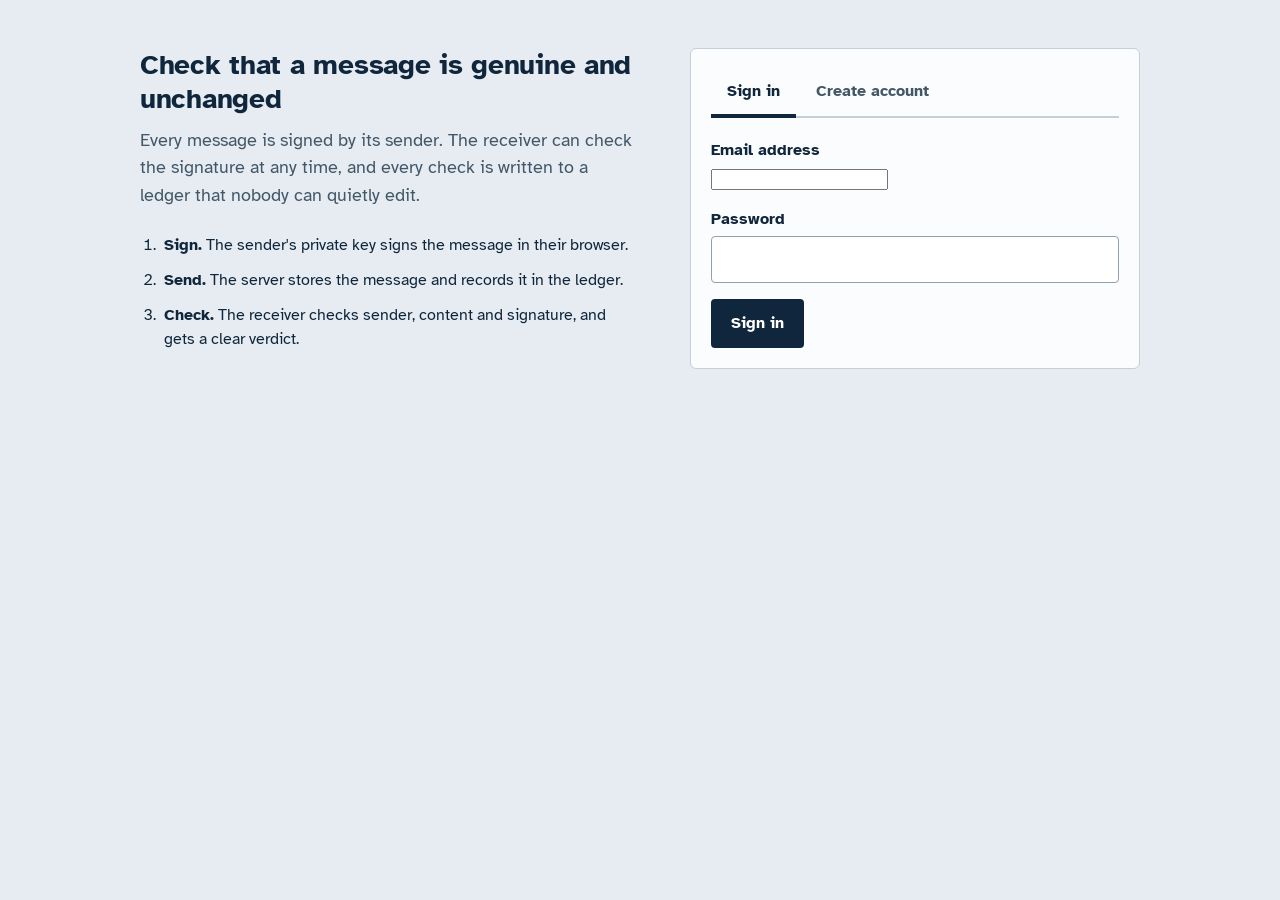
<file: templates/index.html>
<!doctype html>
<html lang="en">
<head>
  <meta charset="utf-8">
  <meta name="viewport" content="width=device-width, initial-scale=1">
  <title>Sign in - Evidence Ledger</title>
  <link rel="preconnect" href="https://fonts.googleapis.com">
  <link rel="preconnect" href="https://fonts.gstatic.com" crossorigin>
  <link href="https://fonts.googleapis.com/css2?family=Atkinson+Hyperlegible:wght@400;700&family=IBM+Plex+Mono:wght@400;500&display=swap" rel="stylesheet">
  <link rel="stylesheet" href="/static/css/styles.css">
</head>
<body>
  <div class="auth-shell">
    <div class="auth-grid">

      <section>
        <h1>Check that a message is genuine and unchanged</h1>
        <p class="lead" style="margin-top:12px">
          Every message is signed by its sender. The receiver can check the signature at any time, and every check is written to a ledger that nobody can quietly edit.
        </p>
        <ol class="steps">
          <li><strong>Sign.</strong> The sender's private key signs the message in their browser.</li>
          <li><strong>Send.</strong> The server stores the message and records it in the ledger.</li>
          <li><strong>Check.</strong> The receiver checks sender, content and signature, and gets a clear verdict.</li>
        </ol>
      </section>

      <section class="panel auth-panel" aria-labelledby="auth-title">

        <div class="tabs" role="tablist" aria-label="Account">
          <button class="tab" role="tab" id="tab-signin"
                  aria-selected="true" aria-controls="pane-signin"
                  type="button">Sign in</button>

          <button class="tab" role="tab" id="tab-signup"
                  aria-selected="false" aria-controls="pane-signup"
                  type="button">Create account</button>
        </div>

        <!-- Sign in -->
        <form id="pane-signin" role="tabpanel"
              aria-labelledby="tab-signin" novalidate>

          <div class="field">
            <label for="si-user">Email address</label>
            <input type="email" id="si-user"
                   autocomplete="email" required>
          </div>

          <div class="field">
            <label for="si-pass">Password</label>
            <input type="password" id="si-pass"
                   autocomplete="current-password" required>
          </div>

          <p class="error-text" id="si-error"
             role="alert" hidden></p>

          <button class="btn" type="submit">Sign in</button>
        </form>

        <!-- Create account -->
        <form id="pane-signup" role="tabpanel"
              aria-labelledby="tab-signup" hidden novalidate>

          <div class="field">
            <label for="su-email">Email address</label>
            <input type="email" id="su-email"
                   autocomplete="email" required>
          </div>

          <div class="field">
            <label for="su-user">Choose a username</label>
            <input type="text" id="su-user"
                   autocomplete="username"
                   autocapitalize="none" required>
            <p class="hint">3 to 20 letters, numbers or underscores.</p>
          </div>

          <div class="field">
            <label for="su-pass">Choose a password</label>
            <input type="password" id="su-pass"
                   autocomplete="new-password" required>
            <p class="hint">At least 8 characters.</p>
          </div>

          <p class="error-text" id="su-error"
             role="alert" hidden></p>

          <button class="btn" type="submit">Create account</button>
        </form>

        <!-- Key setup -->
        <div id="pane-key" hidden>
          <h2 id="key-setup-title">Create your signing key</h2>

          <p class="fine" id="key-setup-description"
             style="margin-top:6px">
            Your private key signs your messages and never leaves this browser.
            Only the public half goes to the server.
          </p>

          <div class="row" style="margin:14px 0">
            <button class="btn" type="button" id="make-key">
              Create my key pair
            </button>
          </div>

          <div id="key-result" hidden>
            <div class="label">Your key fingerprint</div>
            <div class="fingerprint" id="fingerprint"></div>

            <p class="hint">
              Check this fingerprint with the people you message,
              so they know your public key is really yours.
            </p>

            <div class="row" style="margin-top:14px">
              <button class="btn" type="button"
                      id="continue-after-backup" hidden>
                Continue to inbox
              </button>
            </div>

            <div id="recovery-setup" hidden>
              <h3 style="margin-top:18px">
                Set a separate recovery password
              </h3>

              <p class="hint">
                Use at least 12 characters. Do not reuse your account password.
                The server receives only encrypted key data.
              </p>

              <div class="field">
                <label for="recovery-setup-password">
                  Recovery password
                </label>
                <input id="recovery-setup-password"
                       type="password" minlength="12"
                       autocomplete="new-password">
              </div>

              <div class="field">
                <label for="recovery-setup-confirm">
                  Confirm recovery password
                </label>
                <input id="recovery-setup-confirm"
                       type="password" minlength="12"
                       autocomplete="new-password">
              </div>

              <p class="error-text" id="recovery-setup-error"
                 role="alert" hidden></p>

              <p id="recovery-setup-success"
                 role="status" hidden></p>

              <button class="btn" type="button" id="save-cloud-backup">
                Create encrypted backup
              </button>
            </div>
          </div>
        </div>

        <!-- Restore existing signing key -->
        <div id="pane-restore" hidden>

          <h2>Restore your signing key</h2>

          <p class="fine">
            Enter the separate recovery password used when creating
            your encrypted backup.
          </p>

          <!-- Shared password field for cloud and JSON recovery -->
          <div class="field">
            <label for="restore-cloud-password">
              Separate recovery password
            </label>

            <input
              id="restore-cloud-password"
              type="password"
              autocomplete="current-password"
              minlength="12"
            >

            <p class="hint">
              This password is used to decrypt your signing-key backup.
              It is different from your account password.
            </p>
          </div>

          <!-- Cloud recovery -->
          <div id="restore-cloud" hidden>
            <p class="fine" id="restore-cloud-info"></p>

            <button class="btn" type="button" id="restore-cloud-key">
              Restore from encrypted cloud backup
            </button>

            <hr style="margin:18px 0">
          </div>

          <!-- Error and success messages -->
          <p class="error-text" id="restore-error"
             role="alert" hidden></p>

          <p id="restore-success"
             role="status" hidden></p>

          <!-- Shown only after successful recovery -->
          <button class="btn" type="button"
                  id="continue-after-restore" hidden>
            Sign in
          </button>

        </div>

      </section>
    </div>
  </div>

  <div class="toasts" id="toasts" aria-live="polite"></div>

  <script src="/static/js/api.js"></script>
  <script src="/static/js/app.js"></script>
  <script src="/static/js/crypto.js"></script>
  <script src="/static/js/login.js"></script>
</body>
</html>
</file>
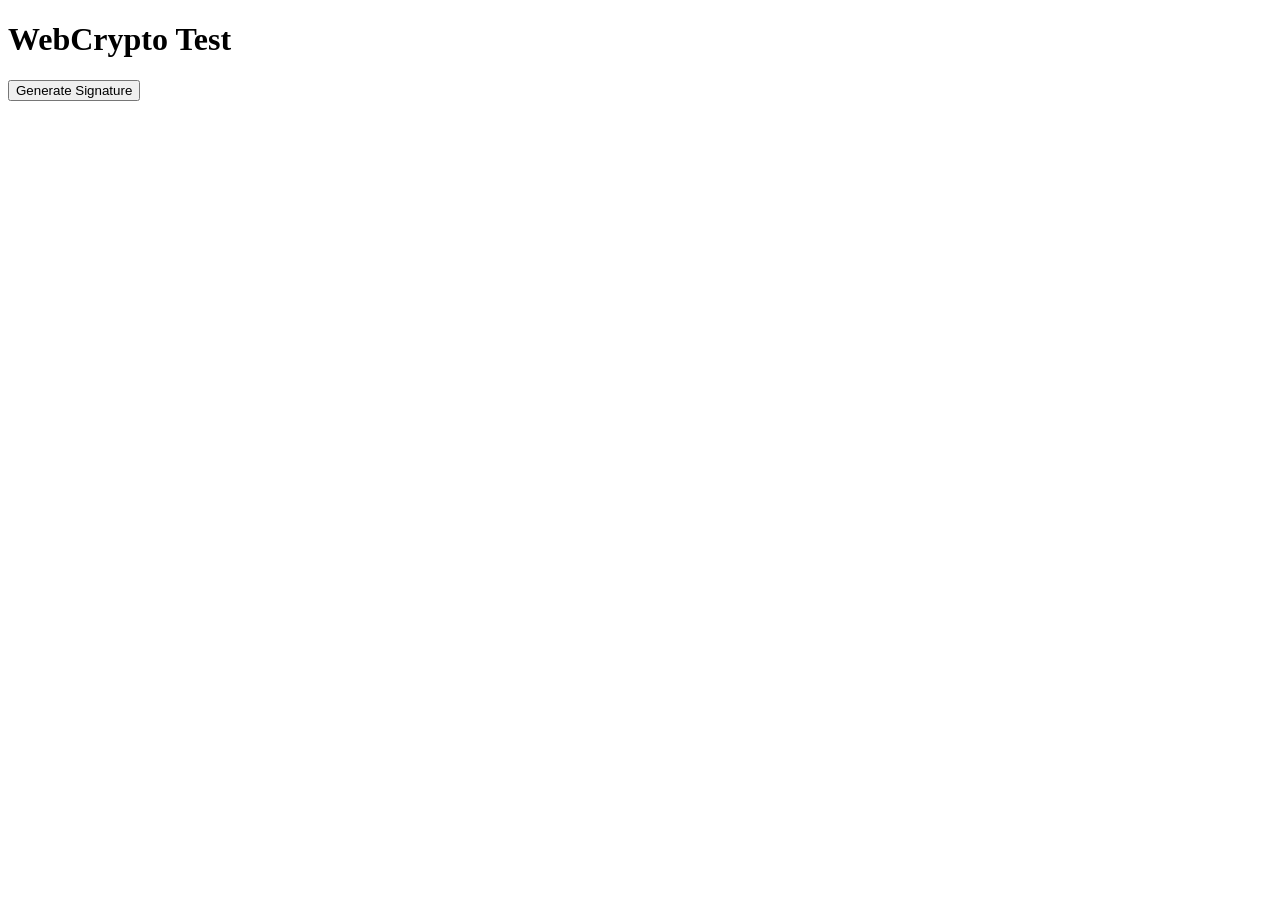
<file: templates/crypto_test.html>
<!DOCTYPE html>
<html>
<head>
    <title>Crypto Test</title>
</head>

<body>

<h1>WebCrypto Test</h1>

<button onclick="runTest()">Generate Signature</button>

<pre id="output"></pre>

<script src="/static/js/crypto.js"></script>

<script>
async function runTest() {
    try {
        const result = await getCryptoTestData();

        document.getElementById("output").textContent =
            "Payload:\n" +
            result.payload +
            "\n\nPublic Key Base64:\n" +
            result.publicKeyBase64 +
            "\n\nSignature Base64:\n" +
            result.signatureBase64;

    } catch (error) {
        document.getElementById("output").textContent =
            "Error: " + error;
        console.error(error);
    }
}
</script>

</body>
</html>
</file>
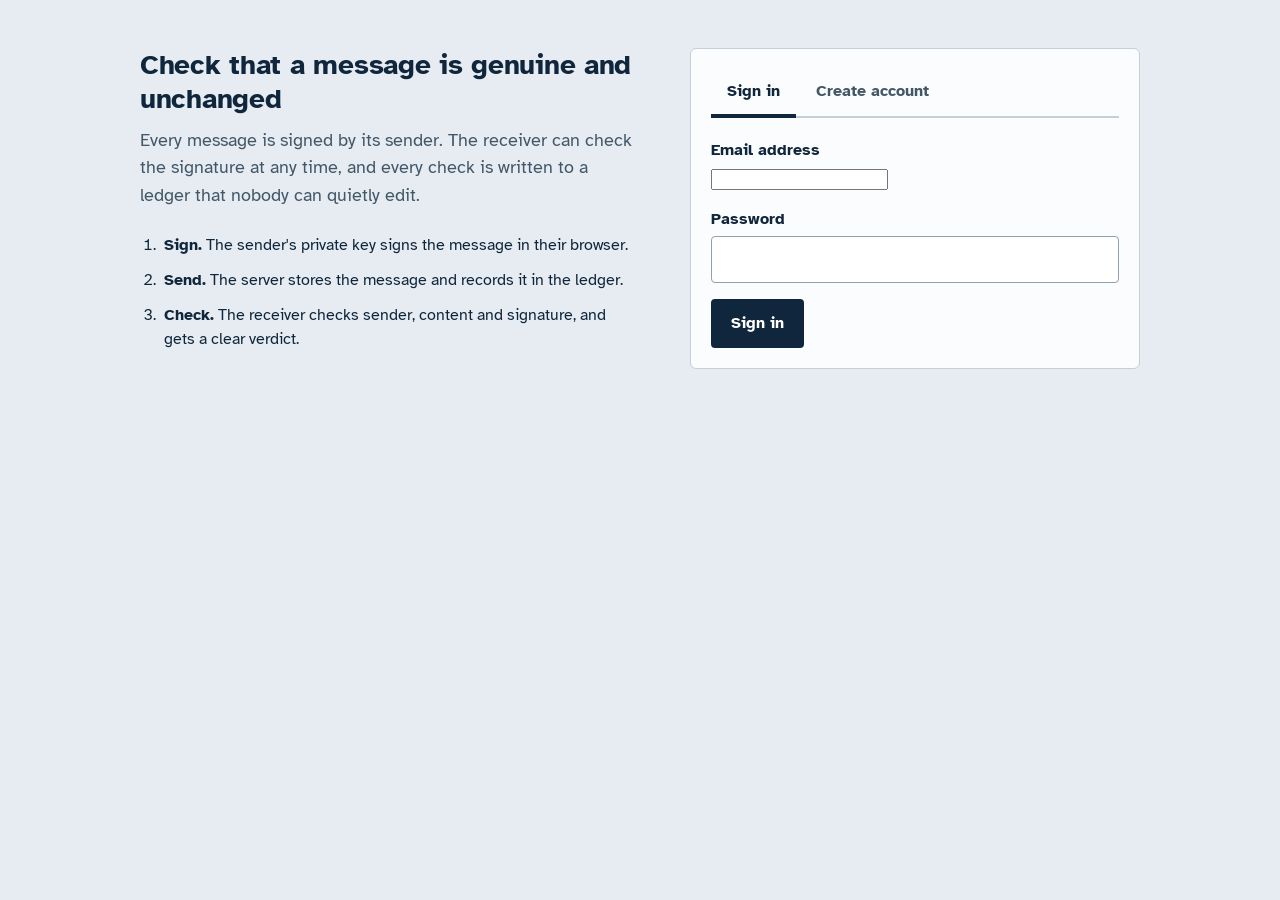
<file: templates/demo.html>
<!doctype html>
<html lang="en">
<head>
  <meta charset="utf-8">
  <meta name="viewport" content="width=device-width, initial-scale=1">
  <title>Attack Demonstrations - Evidence Ledger</title>
  <link rel="preconnect" href="https://fonts.googleapis.com">
  <link rel="preconnect" href="https://fonts.gstatic.com" crossorigin>
  <link href="https://fonts.googleapis.com/css2?family=Atkinson+Hyperlegible:wght@400;700&family=IBM+Plex+Mono:wght@400;500&display=swap" rel="stylesheet">
  <link rel="stylesheet" href="/static/css/styles.css">
  <link rel="stylesheet" href="/static/css/demo.css">
</head>

<body>
  <div class="shell">
    <nav class="rail" id="rail" aria-label="Main"></nav>

    <main class="main demo-page">
      <header class="page-head">
        <h1>Attack Demonstrations</h1>
        <p>
          Run safe, isolated attack simulations and follow the attack,
          detection checks, and evidence-integrity result step by step.
        </p>
      </header>

      <section class="demo-notice" aria-label="Simulation safety notice">
        <strong>Isolated simulation environment</strong>
        <p>
          These demonstrations use temporary sample data. They do not attack
          real systems, modify user messages, revoke real keys, or change the
          permanent evidence ledger. A demo evidence ID is not a permanent
          ledger record.
        </p>
      </section>

      <div class="attack-grid">
        <section class="panel attack">
          <div class="attack-heading">
            <span class="attack-number">01</span>
            <div>
              <h2>Message Tampering</h2>
              <p class="why">See what happens when someone changes a signed message after it was created.</p>
            </div>
          </div>
          <div class="attack-result" id="result-tampering" aria-live="polite">
            <div class="tamper-wizard">
              <p class="demo-explanation">You will prepare a signed message, manually alter it, submit it, and run each security check yourself.</p>
              <button class="btn danger" id="tamper-prepare" type="button">1. Prepare Original Message</button>
              <p class="demo-small-note">No attack is performed until you edit and submit the message.</p>
            </div>
          </div>
        </section>

        <section class="panel attack">
          <div class="attack-heading">
            <span class="attack-number">02</span>
            <div>
              <h2>Forged Digital Signature</h2>
              <p class="why">See why a signature made with an unrelated private key cannot prove the sender's identity.</p>
            </div>
          </div>
          <div class="attack-result" id="result-forged_signature" aria-live="polite">
            <div class="forgery-wizard">
              <p class="demo-explanation">Follow the investigation manually: inspect Alice's original signature, create a signature with an unrelated key, submit it, and run identity verification yourself.</p>
              <button class="btn danger" id="forgery-prepare" type="button">1. Prepare Original Message</button>
              <p class="demo-small-note">This creates temporary demo keys only. No attack or verification happens automatically.</p>
            </div>
          </div>
        </section>

        <section class="panel attack">
          <div class="attack-heading">
            <span class="attack-number">03</span>
            <div>
              <h2>Replay Attack</h2>
              <p class="why">See how the system detects a previously used message nonce being submitted again.</p>
            </div>
          </div>
          <div class="attack-result" id="result-replay" aria-live="polite">
            <div class="replay-wizard">
              <p class="demo-explanation">Follow the packet lifecycle manually: prepare a signed message, accept it once, replay the exact same packet, and run nonce verification.</p>
              <button class="btn danger" id="replay-prepare" type="button">1. Prepare Original Packet</button>
              <p class="demo-small-note">All data and keys are temporary. No real message or permanent ledger entry is used.</p>
            </div>
          </div>
        </section>

        <section class="panel attack">
          <div class="attack-heading">
            <span class="attack-number">04</span>
            <div>
              <h2>Expired Digital Signature</h2>
              <p class="why">See how the verification freshness window rejects an expired signed message.</p>
            </div>
          </div>
          <div class="attack-result" id="result-expired" aria-live="polite"></div>
        </section>

        <section class="panel attack">
          <div class="attack-heading">
            <span class="attack-number">05</span>
            <div>
              <h2>Revoked Key Attack</h2>
              <p class="why">See how a revoked signing key is rejected even if it was once trusted.</p>
            </div>
          </div>
          <div class="attack-result" id="result-revoked_key" aria-live="polite"></div>
        </section>

        <section class="panel attack">
          <div class="attack-heading">
            <span class="attack-number">06</span>
            <div>
              <h2>Ledger Tampering</h2>
              <p class="why">Compare direct record modification with an attacker who also recalculates the local hash chain.</p>
            </div>
          </div>
          <div class="attack-result" id="result-ledger-tampering" aria-live="polite"></div>
        </section>
      </div>
    </main>
  </div>

  <div class="toasts" id="toasts" aria-live="polite"></div>

  <script src="/static/js/api.js"></script>
  <script src="/static/js/app.js"></script>
  <script src="/static/js/demo.js"></script>
</body>
</html>
</file>
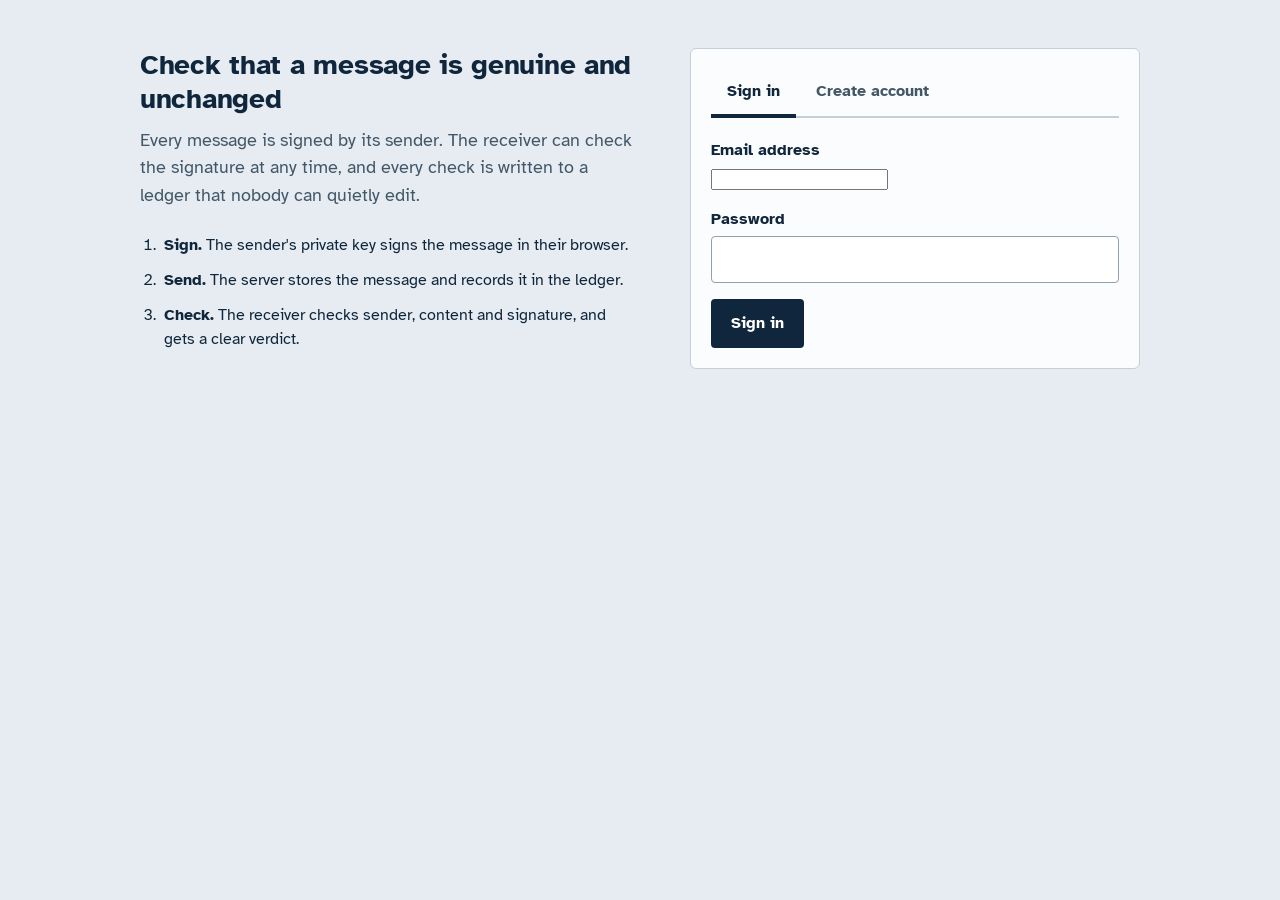
<file: templates/inbox.html>
<!doctype html>
<html lang="en">
<head>
  <meta charset="utf-8">
  <meta name="viewport" content="width=device-width, initial-scale=1">
  <title>Inbox - Evidence Ledger</title>
  <link rel="preconnect" href="https://fonts.googleapis.com">
  <link rel="preconnect" href="https://fonts.gstatic.com" crossorigin>
  <link href="https://fonts.googleapis.com/css2?family=Atkinson+Hyperlegible:wght@400;700&family=IBM+Plex+Mono:wght@400;500&display=swap" rel="stylesheet">
  <link rel="stylesheet" href="/static/css/styles.css">
</head>
<body>
  <div class="shell">
    <nav class="rail" id="rail" aria-label="Main"></nav>
    <main class="main" id="main">
      <header class="page-head">
        <h1>Inbox</h1>
        <p>Open a message and check it. Each check tells you who really sent it and whether it was changed.</p>
      </header>

      <div class="row" style="margin-bottom:14px">
        <button class="btn secondary" type="button" id="check-all">Check all unchecked</button>
      </div>

      <div class="split">
        <ul class="msg-list" id="list" aria-label="Messages"></ul>
        <section class="panel" id="detail" aria-live="polite"></section>
      </div>
    </main>
  </div>
  <div class="toasts" id="toasts" aria-live="polite"></div>

  <script src="/static/js/api.js"></script>
  <script src="/static/js/app.js"></script>
  <script src="/static/js/crypto.js"></script>
  <script src="/static/js/inbox.js"></script>
</body>
</html>
</file>
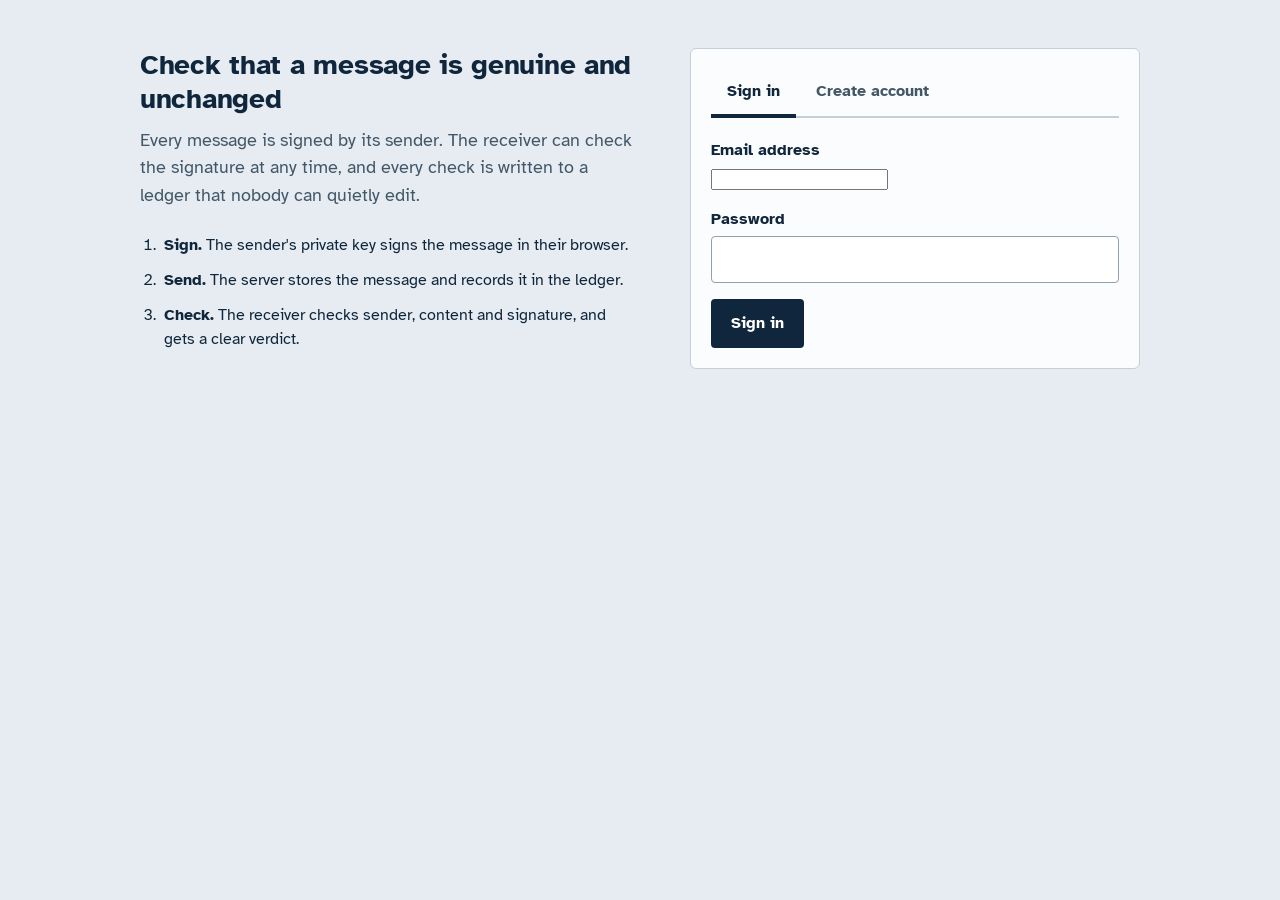
<file: templates/ledger.html>
<!doctype html>
<html lang="en">
<head>
  <meta charset="utf-8">
  <meta name="viewport" content="width=device-width, initial-scale=1">
  <title>Ledger and alerts - Evidence Ledger</title>
  <link rel="preconnect" href="https://fonts.googleapis.com">
  <link rel="preconnect" href="https://fonts.gstatic.com" crossorigin>
  <link href="https://fonts.googleapis.com/css2?family=Atkinson+Hyperlegible:wght@400;700&family=IBM+Plex+Mono:wght@400;500&display=swap" rel="stylesheet">
  <link rel="stylesheet" href="/static/css/styles.css">
</head>
<body>
  <div class="shell">
    <nav class="rail" id="rail" aria-label="Main"></nav>
    <main class="main" id="main">
      <header class="page-head">
        <h1>Ledger and alerts</h1>
        <p>Every message sent and every check is recorded here. Each entry stores the hash of the one before it, so changing an old entry breaks the chain.</p>
      </header>

      <div class="tabs" role="tablist" aria-label="Ledger views">
        <button class="tab" role="tab" id="tab-ledger" aria-selected="true" aria-controls="view-ledger" type="button">Ledger</button>
        <button class="tab" role="tab" id="tab-alerts" aria-selected="false" aria-controls="view-alerts" type="button">Alerts</button>
      </div>

      <section id="view-ledger" role="tabpanel" aria-labelledby="tab-ledger">
        <div class="ledger-bar">
          <div>
            <div id="summary" class="fine"></div>
          </div>
          <div class="row">
            <button class="btn secondary" type="button" id="copy-head">Copy latest hash</button>
            <button class="btn" type="button" id="check-chain">Check the chain</button>
          </div>
        </div>
        <div id="banner" role="status" hidden></div>
        <ol class="chain" id="chain" aria-label="Ledger entries, newest first"></ol>
      </section>

      <section id="view-alerts" role="tabpanel" aria-labelledby="tab-alerts" hidden>
        <div id="alerts"></div>
      </section>
    </main>
  </div>
  <div class="toasts" id="toasts" aria-live="polite"></div>

  <script src="/static/js/api.js"></script>
<script src="/static/js/app.js"></script>
<script src="/static/js/ledger.js"></script>
</body>
</html>
</file>
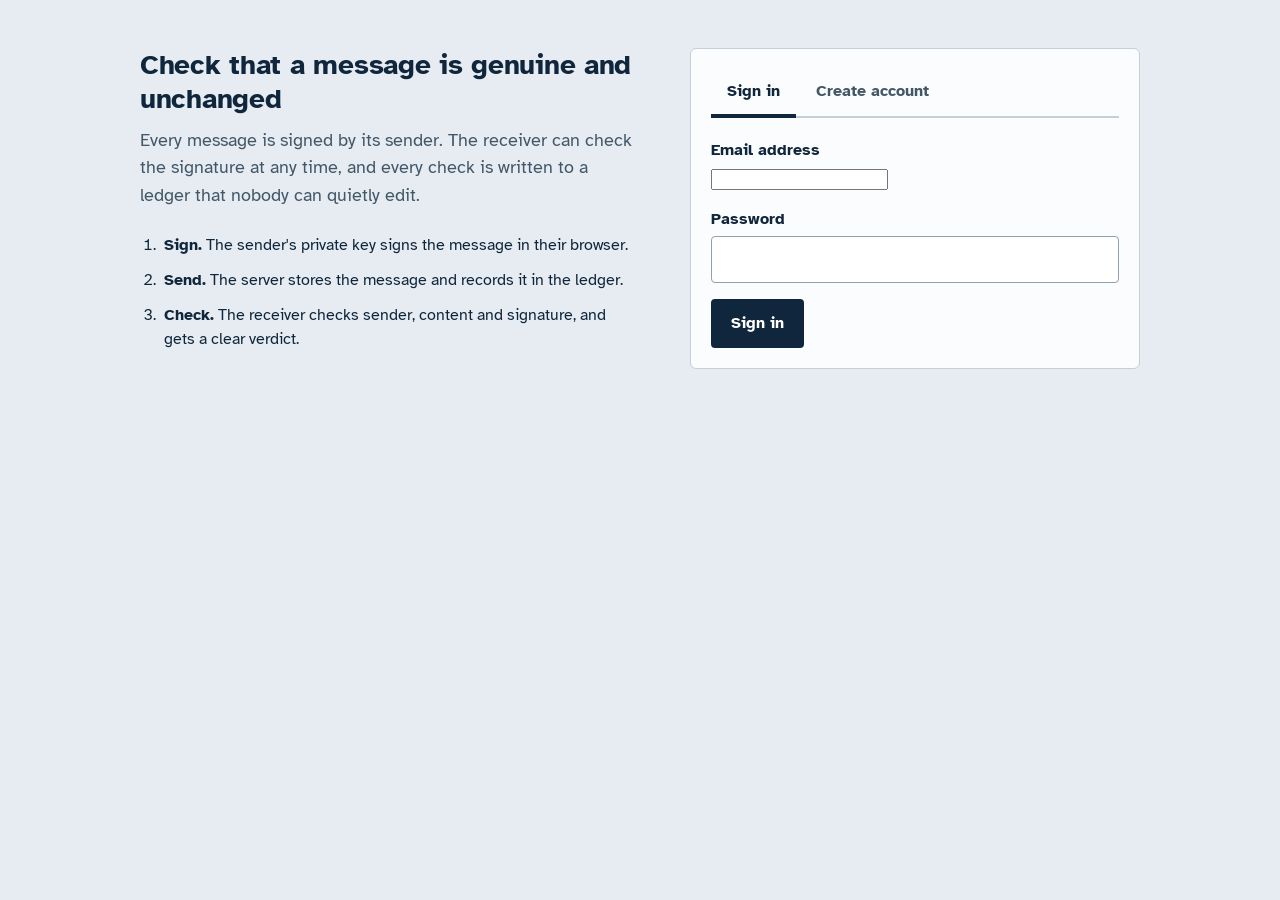
<file: templates/send.html>
<!doctype html>
<html lang="en">
<head>
  <meta charset="utf-8">
  <meta name="viewport" content="width=device-width, initial-scale=1">
  <title>Send a message - Evidence Ledger</title>

  <link rel="preconnect" href="https://fonts.googleapis.com">
  <link rel="preconnect" href="https://fonts.gstatic.com" crossorigin>
  <link href="https://fonts.googleapis.com/css2?family=Atkinson+Hyperlegible:wght@400;700&family=IBM+Plex+Mono:wght@400;500&display=swap" rel="stylesheet">

  <link rel="stylesheet" href="/static/css/styles.css">
</head>

<body>
  <div class="shell">
    <nav class="rail" id="rail" aria-label="Main"></nav>

    <main class="main" id="main">
      <header class="page-head">
        <h1>Send a message</h1>
        <p>
          Your message is signed with your key, so the receiver can
          prove it came from you and was not changed.
        </p>
      </header>

      <div class="split" style="grid-template-columns:minmax(300px,560px) 1fr">

        <form class="panel" id="send-form" novalidate>

          <div class="field">
            <label for="to">To</label>
            <select id="to" required></select>
          </div>

          <div class="field">
            <label for="body">Message</label>
            <textarea id="body" maxlength="2000" required></textarea>
            <p class="hint">
              <span id="count">0</span> of 2000 characters
            </p>
          </div>

          <div class="field">
            <label for="expiry-mode">Message expiry</label>
            <select id="expiry-mode">
              <option value="duration" selected>Set expiry duration</option>
              <option value="never">Never expires</option>
            </select>

            <div id="expiry-duration-fields" class="field" style="margin-top:12px">
              <label for="expiry-duration">Duration</label>
              <div style="display:grid;grid-template-columns:minmax(100px,1fr) minmax(120px,1fr);gap:10px">
                <input id="expiry-duration" type="number" min="1" step="1" value="24" inputmode="numeric" required>
                <select id="expiry-unit" aria-label="Expiry time unit">
                  <option value="60">Minutes</option>
                  <option value="3600" selected>Hours</option>
                  <option value="86400">Days</option>
                </select>
              </div>
              <p class="hint">Minimum: 1 minute · Maximum: 365 days</p>
            </div>

            <p class="hint">
              After expiry, the message and its attachments become
              inaccessible. Ledger evidence remains preserved.
            </p>
          </div>

          <div class="field">
            <label for="attachments">Attachments</label>

            <input
              type="file"
              id="attachments"
              name="attachments"
              multiple
              accept=".pdf,.txt,.csv,.png,.jpg,.jpeg,.docx"
            >

            <p class="hint">
              Maximum 10 MB per file. Allowed: PDF, TXT, CSV,
              PNG, JPG, JPEG, DOCX.
            </p>

            <div id="attachment-list"></div>
          </div>

          <p class="error-text" id="send-error" role="alert" hidden></p>

          <button class="btn" type="submit" id="send-btn">
            Sign and send
          </button>

        </form>

        <section id="outcome" aria-live="polite"></section>

      </div>
    </main>
  </div>

  <div class="toasts" id="toasts" aria-live="polite"></div>

  <script src="/static/js/api.js"></script>
  <script src="/static/js/app.js"></script>
  <script src="/static/js/crypto.js"></script>
  <script src="/static/js/send.js"></script>
</body>
</html>
</file>
<file: static/css/styles.css>
/* ==========================================================

   Evidence Ledger - shared styles

   Direction: a calm light-table for evidence work.

   Colour never carries meaning alone: every verdict also has

   an icon and a word.

   ========================================================== */

:root {

  --bench: #e6ecf1;      /* page background */

  --paper: #fbfcfd;      /* panels */

  --ink: #10263c;        /* text, rail, primary buttons */

  --ink-2: #435768;      /* secondary text */

  --line: #c3cfd9;

  --line-soft: #d9e1e8;

  --focus: #0b63ce;

  --ok: #17703f;   --ok-bg: #d9f0e2;

  --bad: #b4232a;  --bad-bg: #fadcde;

  --warn: #7d4a00; --warn-bg: #fbe9c1;

  --mute: #42525f; --mute-bg: #dfe6ec;

  --font: "Atkinson Hyperlegible", system-ui, -apple-system, "Segoe UI", Roboto, sans-serif;

  --mono: "IBM Plex Mono", ui-monospace, "SFMono-Regular", Menlo, Consolas, monospace;

  --rail-w: 236px;

}

* { box-sizing: border-box; }

html { font-size: 16px; }

body {

  margin: 0;

  background: var(--bench);

  color: var(--ink);

  font-family: var(--font);

  line-height: 1.55;

}

h1, h2, h3 { line-height: 1.2; margin: 0; }

h1 { font-size: 1.75rem; font-weight: 700; letter-spacing: -0.01em; }

h2 { font-size: 1.15rem; font-weight: 700; }

h3 { font-size: 1rem; font-weight: 700; }

p { margin: 0 0 0.75rem; max-width: 68ch; }

a { color: var(--focus); }

code, .mono { font-family: var(--mono); font-size: 0.82rem; }

.fine { font-size: 0.875rem; color: var(--ink-2); }

.lead { font-size: 1.1rem; color: var(--ink-2); max-width: 56ch; }

.stack > * + * { margin-top: 1rem; }

:focus-visible { outline: 3px solid var(--focus); outline-offset: 2px; }

/* ---------- layout shell ---------- */

.shell { display: grid; grid-template-columns: var(--rail-w) 1fr; min-height: 100vh; }

.main { padding: 32px 40px 64px; max-width: 1120px; width: 100%; }

.page-head { margin-bottom: 24px; }

.page-head p { margin: 6px 0 0; color: var(--ink-2); }

/* ---------- navigation rail ---------- */

.rail {

  background: var(--ink);

  color: #e8eef4;

  padding: 24px 16px;

  display: flex;

  flex-direction: column;

  gap: 28px;

  position: sticky;

  top: 0;

  height: 100vh;

}

.brand { display: flex; align-items: center; gap: 10px; font-weight: 700; font-size: 1.1rem; padding: 0 8px; }

.brand svg { flex: none; }

.nav { list-style: none; margin: 0; padding: 0; display: flex; flex-direction: column; gap: 2px; }

.nav a {

  display: block;

  padding: 9px 10px;

  border-left: 4px solid transparent;

  color: #cfdae5;

  text-decoration: none;

  border-radius: 0 4px 4px 0;

}

.nav a:hover { background: rgba(255, 255, 255, 0.07); color: #fff; }

.nav a[aria-current="page"] { border-left-color: #fff; background: rgba(255, 255, 255, 0.12); color: #fff; font-weight: 700; }

.rail .who { margin-top: auto; padding: 0 8px; font-size: 0.9rem; color: #cfdae5; }

.rail .who strong { color: #fff; }

.rail .role { font-size: 0.8rem; border: 1px solid rgba(255, 255, 255, 0.4); border-radius: 999px; padding: 0 8px; margin-left: 4px; }

.rail .proto { margin: 14px 0 0; font-size: 0.8rem; color: #9db0c2; }

.link-btn {

  background: none; border: 0; padding: 4px 0; margin-top: 6px;

  color: #fff; font: inherit; text-decoration: underline; cursor: pointer;

}

/* ---------- panels, forms, buttons ---------- */

.panel {

  background: var(--paper);

  border: 1px solid var(--line);

  border-radius: 6px;

  padding: 20px;

}

.panel + .panel { margin-top: 16px; }

.field { margin-bottom: 16px; }

.field label, .label { display: block; font-weight: 700; margin-bottom: 4px; }

.hint { font-size: 0.875rem; color: var(--ink-2); margin: 4px 0 0; }

input[type="text"], input[type="password"], select, textarea {

  width: 100%;

  padding: 10px 12px;

  border: 1px solid #8fa0ae;

  border-radius: 4px;

  background: #fff;

  color: var(--ink);

  font: inherit;

}

textarea { min-height: 130px; resize: vertical; }

input:disabled { background: var(--mute-bg); cursor: not-allowed; }

.row { display: flex; flex-wrap: wrap; gap: 10px; align-items: center; }

.btn {

  display: inline-flex; align-items: center; justify-content: center; gap: 8px;

  padding: 10px 18px;

  border-radius: 4px;

  border: 2px solid var(--ink);

  background: var(--ink);

  color: #fff;

  font: inherit; font-weight: 700;

  cursor: pointer;

  text-decoration: none;

}

.btn:hover { background: #1c3d5c; border-color: #1c3d5c; }

.btn.secondary { background: transparent; color: var(--ink); }

.btn.secondary:hover { background: rgba(16, 38, 60, 0.08); }

.btn.danger { background: transparent; border-color: var(--bad); color: var(--bad); }

.btn.danger:hover { background: var(--bad-bg); }

.btn:disabled { opacity: 0.55; cursor: not-allowed; }

/* ---------- verdict badges and seal ---------- */

.badge {

  display: inline-flex; align-items: center; gap: 6px;

  padding: 1px 10px;

  border-radius: 999px;

  border: 1px solid;

  font-size: 0.875rem; font-weight: 700;

  white-space: nowrap;

}

.ok   { color: var(--ok);   background: var(--ok-bg);   border-color: var(--ok); }

.bad  { color: var(--bad);  background: var(--bad-bg);  border-color: var(--bad); }

.warn { color: var(--warn); background: var(--warn-bg); border-color: var(--warn); }

.mute { color: var(--mute); background: var(--mute-bg); border-color: #8fa0ae; }

.seal {

  display: flex; gap: 16px; align-items: flex-start;

  padding: 16px 18px;

  border: 2px solid;

  border-radius: 6px;

  animation: stamp 180ms ease-out;

}

.seal p { margin: 4px 0 0; color: inherit; }

.seal-icon {

  flex: none; width: 46px; height: 46px; border-radius: 50%;

  border: 3px solid currentColor;

  display: grid; place-items: center;

  font-size: 1.5rem; font-weight: 700; line-height: 1;

}

.seal-title { font-size: 1.3rem; font-weight: 700; }

@keyframes stamp { from { transform: scale(1.06); opacity: 0; } to { transform: none; opacity: 1; } }

/* the checks, in the order the server runs them */

.checks { list-style: none; margin: 16px 0 0; padding: 0; }

.checks li {

  display: grid; grid-template-columns: 28px 1fr; gap: 8px;

  padding: 8px 0; border-bottom: 1px solid var(--line-soft);

}

.checks .mark { font-weight: 700; text-align: center; }

.checks .pass .mark { color: var(--ok); }

.checks .fail .mark { color: var(--bad); }

.checks .fail { font-weight: 700; }

.checks .skipped { color: var(--ink-2); }

/* ---------- inbox: list and detail ---------- */

.split { display: grid; grid-template-columns: minmax(260px, 370px) 1fr; gap: 20px; align-items: start; }

.msg-list {

  list-style: none; margin: 0; padding: 0;

  background: var(--paper); border: 1px solid var(--line); border-radius: 6px; overflow: hidden;

}

.msg-list li + li { border-top: 1px solid var(--line-soft); }

.msg-row {

  display: block; width: 100%; text-align: left;

  padding: 12px 14px 12px 12px;

  background: transparent; border: 0; border-left: 4px solid transparent;

  font: inherit; color: inherit; cursor: pointer;

}

.msg-row:hover { background: #f0f4f7; }

.msg-row[aria-current="true"] { border-left-color: var(--ink); background: #e9eff4; }

.msg-row .top { display: flex; justify-content: space-between; gap: 8px; align-items: baseline; }

.msg-row .from { font-weight: 700; }

.msg-row .when { font-size: 0.8rem; color: var(--ink-2); }

.msg-row .preview { display: block; color: var(--ink-2); font-size: 0.9rem; margin: 2px 0 6px; overflow: hidden; text-overflow: ellipsis; white-space: nowrap; }

.msg-body {

  white-space: pre-wrap; overflow-wrap: anywhere;

  margin: 12px 0; padding: 14px 16px;

  background: #fff; border: 1px solid var(--line); border-left: 4px solid var(--ink);

  border-radius: 4px; font-size: 1.05rem;

}

.facts { display: grid; grid-template-columns: max-content 1fr; gap: 4px 14px; margin: 0 0 16px; font-size: 0.9rem; }

.facts dt { color: var(--ink-2); }

.facts dd { margin: 0; overflow-wrap: anywhere; }

.facts dd.mono {

  min-width: 0;

  max-width: 100%;

  overflow-wrap: anywhere;

  word-break: break-all;

  line-height: 1.6;

}

.empty { padding: 28px 20px; color: var(--ink-2); }

.empty strong { display: block; color: var(--ink); margin-bottom: 4px; }

/* ---------- ledger: the chain ---------- */

.tabs { display: flex; gap: 4px; border-bottom: 2px solid var(--line); margin-bottom: 20px; }

.tab {

  background: none; border: 0; border-bottom: 4px solid transparent; margin-bottom: -2px;

  padding: 10px 16px; font: inherit; font-weight: 700; color: var(--ink-2); cursor: pointer;

}

.tab[aria-selected="true"] { color: var(--ink); border-bottom-color: var(--ink); }

.ledger-bar { display: flex; flex-wrap: wrap; gap: 12px 20px; align-items: center; justify-content: space-between; margin-bottom: 16px; }

.banner { position: sticky; top: 8px; z-index: 5; padding: 12px 16px; border: 2px solid; border-radius: 6px; margin-bottom: 16px; font-weight: 700; box-shadow: 0 2px 8px rgba(16, 38, 60, 0.18); }

.banner p { font-weight: 400; margin: 2px 0 0; }

.chain { list-style: none; margin: 0; padding: 0; }

.block {

  display: grid;

  grid-template-columns: 52px minmax(0, 1fr);

  gap: 14px;

  align-items: start;

  background: var(--paper); border: 1px solid var(--line); border-radius: 6px; padding: 12px 14px;

  transition: border-color 120ms, background 120ms;

}

.block .seq { font-family: var(--mono); font-weight: 500; color: var(--ink-2); }

.block .ev { font-weight: 700; display: flex; gap: 8px; flex-wrap: wrap; align-items: center; }

.block .sum { color: var(--ink-2); font-size: 0.92rem; overflow-wrap: anywhere; }

.block .hashes {

  grid-column: 2;

  font-family: var(--mono);

  font-size: 0.78rem;

  color: var(--ink-2);

  text-align: left;

  line-height: 1.6;

  min-width: 0;

  width: 100%;

}

.block .hashes > div {

  display: flex;

  align-items: flex-start;

  gap: 8px;

  margin-bottom: 6px;

}

.block .hashes .full-hash {

  display: inline-block;

  width: auto;

  min-width: 0;

  flex: 1;

  color: var(--ink);

  overflow-wrap: anywhere;

  word-break: break-all;

}

.block .hashes > div > span:first-child {

  display: inline-block;

  flex: 0 0 3.2em;

  width: 3.2em;

  color: #6b7c8b;

}

.block .hashes .full-hash {

  display: block;

  flex: 1 1 auto;

  width: auto;

  min-width: 0;

  overflow-wrap: anywhere;

  word-break: normal;

}

.block.is-ok { border-color: var(--ok); background: #f4fbf7; }

.block.is-broken { border: 3px solid var(--bad); background: #fff5f5; }

.block.is-unchecked { opacity: 0.6; }

.link { height: 30px; margin-left: 33px; border-left: 3px solid var(--line); position: relative; transition: border-color 120ms; }

.link span { position: absolute; left: 16px; top: 4px; font: 0.75rem var(--mono); color: var(--ink-2); }

.link.is-ok { border-left-color: var(--ok); }

.link.is-broken { border-left: 3px dashed var(--bad); }

.link.is-broken span { color: var(--bad); font-weight: 600; }

/* ---------- tables ---------- */

.table-wrap { overflow-x: auto; background: var(--paper); border: 1px solid var(--line); border-radius: 6px; }

table { width: 100%; border-collapse: collapse; }

th, td { text-align: left; padding: 10px 14px; border-bottom: 1px solid var(--line-soft); vertical-align: top; }

th { font-size: 0.875rem; color: var(--ink-2); font-weight: 700; background: #f0f4f7; }

tr:last-child td { border-bottom: 0; }

/* ---------- attack demo ---------- */

.attack h2 { margin-bottom: 4px; }

.attack .why { color: var(--ink-2); margin-bottom: 16px; }

.attack-result { margin-top: 14px; }

.check-line { display: flex; gap: 8px; align-items: center; margin-bottom: 14px; }

.check-line input { width: 20px; height: 20px; flex: none; }

/* ---------- sign-in page ---------- */

.auth-shell { min-height: 100vh; padding: 48px 24px; display: grid; place-items: start center; }

.auth-grid { display: grid; grid-template-columns: 1.1fr 1fr; gap: 56px; max-width: 1000px; width: 100%; align-items: start; }

.steps { padding-left: 1.25rem; margin: 24px 0 0; max-width: 52ch; }

.steps li { margin-bottom: 10px; padding-left: 4px; }

.auth-panel h2 { margin-bottom: 14px; }

.samples { margin-top: 18px; padding-top: 14px; border-top: 1px solid var(--line-soft); }

.fingerprint { font-family: var(--mono); font-size: 1rem; letter-spacing: 0.04em; padding: 10px 12px; background: #fff; border: 1px solid var(--line); border-radius: 4px; overflow-wrap: anywhere; }

.error-text { color: var(--bad); font-weight: 700; margin: 8px 0 0; }

/* ---------- toasts ---------- */

.toasts { position: fixed; right: 16px; bottom: 16px; display: flex; flex-direction: column; gap: 8px; z-index: 20; }

.toast { background: var(--ink); color: #fff; padding: 10px 16px; border-radius: 4px; max-width: 340px; box-shadow: 0 4px 14px rgba(16, 38, 60, 0.3); }

.toast.bad { background: var(--bad); border: 0; color: #fff; }

/* ---------- small screens ---------- */

@media (max-width: 860px) {

  .shell { grid-template-columns: 1fr; }

  .rail { position: static; height: auto; flex-direction: row; flex-wrap: wrap; align-items: center; gap: 12px 20px; padding: 14px 16px; }

  .nav { flex-direction: row; flex-wrap: wrap; }

  .nav a { border-left: 0; border-bottom: 4px solid transparent; border-radius: 0; padding: 6px 8px; }

  .nav a[aria-current="page"] { border-bottom-color: #fff; }

  .rail .who { margin: 0 0 0 auto; }

  .rail .proto { display: none; }

  .main { padding: 24px 16px 48px; }

  .split, .auth-grid { grid-template-columns: 1fr; gap: 24px; }

  .block { grid-template-columns: 40px 1fr; }

  .block .hashes { grid-column: 2; text-align: left; }

}

@media (prefers-reduced-motion: reduce) {

  .seal { animation: none; }

  .block, .link { transition: none; }

}
/* ---------- Enhanced attack demonstration dashboard ---------- */

.attack-grid {
  display: grid;
  grid-template-columns: repeat(2, minmax(0, 1fr));
  gap: 20px;
  width: 100%;
}

.attack {
  padding: 22px;
  transition: transform 0.2s ease, box-shadow 0.2s ease;
  border-left: 3px solid var(--line);
}

.attack:hover {
  transform: translateY(-3px);
  box-shadow: 0 8px 22px rgba(16, 38, 60, 0.10);
}

.attack h2 {
  font-size: 1.1rem;
}

.attack-result {
  border-top: 1px solid var(--line-soft);
  padding-top: 14px;
}

.attack-result .panel {
  overflow-wrap: anywhere;
}

.attack-result .seal {
  margin-bottom: 12px;
}

@media (max-width: 760px) {
  .attack-grid {
    grid-template-columns: 1fr;
  }
}

/* =========================================================
   INBOX: independent message-list scrolling
   The message list scrolls; the selected detail stays put.
   ========================================================= */

.split {
  display: grid;
  grid-template-columns: minmax(260px, 370px) minmax(0, 1fr);
  gap: 20px;
  align-items: start;
}

.msg-list {
  min-height: 0;
  max-height: calc(100vh - 250px);
  overflow-y: auto;
  overflow-x: hidden;
  overscroll-behavior: contain;
  scrollbar-gutter: stable;
}

#detail {
  position: sticky;
  top: 16px;
  align-self: start;
  min-width: 0;
  max-height: calc(100vh - 32px);
  overflow-y: auto;
  overflow-x: hidden;
  overscroll-behavior: contain;
}

/* On narrow screens, stack the panels and keep normal page flow. */
@media (max-width: 860px) {
  .split {
    grid-template-columns: minmax(0, 1fr);
    gap: 20px;
  }

  .msg-list {
    max-height: 360px;
  }

  #detail {
    position: static;
    max-height: none;
    overflow: visible;
  }
}

/* ---------- collapsible inbox detail panel ---------- */

.detail-toolbar {
  display: flex;
  justify-content: space-between;
  align-items: center;
  gap: 12px;
  margin-bottom: 16px;
  flex-wrap: wrap;
}

.detail-toolbar h2 {
  margin: 0;
  min-width: 0;
  overflow-wrap: anywhere;
}

.detail-toggle {
  flex-shrink: 0;
  white-space: nowrap;
}

.detail-collapsed-summary {
  display: none;
  padding: 12px 14px;
  background: var(--paper);
  border: 1px solid var(--line);
  border-radius: 6px;
  overflow-wrap: anywhere;
}

.detail-collapsed-summary p {
  margin: 5px 0;
  font-size: 0.9rem;
}

.detail-collapsed-summary p:first-child {
  margin-top: 0;
}

.detail-collapsed-summary p:last-child {
  margin-bottom: 0;
}

.panel.is-collapsed .detail-content {
  display: none;
}

.panel.is-collapsed .detail-collapsed-summary {
  display: block;
}

.detail-content {
  max-height: 70vh;
  overflow-y: auto;
  overflow-x: hidden;
  padding-right: 4px;
}

@media (max-width: 600px) {
  .detail-toolbar {
    align-items: flex-start;
  }

  .detail-toggle {
    width: 100%;
  }

  .detail-content {
    max-height: none;
  }
}
</file>
<file: static/css/demo.css>
/* Attack demonstration page */
.demo-page { max-width: 1320px; }
.demo-notice {
  margin: 0 0 22px;
  padding: 16px 18px;
  border: 1px solid var(--line);
  border-left: 4px solid var(--accent, #64748b);
  border-radius: 8px;
  background: var(--paper);
}
.demo-notice strong { display: block; margin-bottom: 5px; }
.demo-notice p { margin: 0; color: var(--ink-2); font-size: .9rem; line-height: 1.55; }
.attack-grid { align-items: start; }
.attack { min-width: 0; }
.attack-heading { display: flex; align-items: flex-start; gap: 13px; margin-bottom: 16px; }
.attack-heading h2 { margin: 0 0 6px; }
.attack-heading .why { margin: 0; }
.attack-number {
  display: grid;
  place-items: center;
  flex: 0 0 38px;
  height: 38px;
  border: 1px solid var(--line);
  border-radius: 8px;
  font-family: var(--mono);
  font-weight: 700;
  color: var(--ink-2);
}
.attack-result { min-width: 0; }
.demo-result { display: grid; gap: 14px; margin-top: 14px; }
.demo-verdict {
  display: flex;
  align-items: flex-start;
  gap: 12px;
  padding: 14px;
  border: 1px solid var(--line);
  border-radius: 8px;
  background: var(--paper);
}
.demo-verdict.is-detected { border-left: 4px solid #16834a; }
.demo-verdict.is-unexpected { border-left: 4px solid #b7791f; }
.demo-verdict-icon {
  display: grid;
  place-items: center;
  width: 28px;
  height: 28px;
  flex: 0 0 28px;
  border-radius: 50%;
  background: var(--line);
  font-weight: 700;
}
.demo-verdict.is-detected .demo-verdict-icon { color: #16834a; }
.demo-verdict.is-unexpected .demo-verdict-icon { color: #b7791f; }
.demo-verdict strong { display: block; }
.demo-verdict p { margin: 4px 0 0; color: var(--ink-2); font-size: .88rem; line-height: 1.5; }
.demo-section {
  padding: 15px;
  border: 1px solid var(--line);
  border-radius: 8px;
  background: var(--paper);
  min-width: 0;
}
.demo-section h3 { margin: 0 0 10px; font-size: 1rem; }
.demo-explanation { margin: 0 0 12px; color: var(--ink-2); font-size: .9rem; line-height: 1.55; }
.demo-action-box {
  padding: 12px;
  margin: 10px 0;
  border: 1px dashed var(--line);
  border-radius: 7px;
  background: var(--paper-2, transparent);
}
.demo-action-box p { margin: 5px 0 0; line-height: 1.5; }
.demo-section-label {
  display: block;
  color: var(--ink-2);
  font-size: .72rem;
  font-weight: 700;
  letter-spacing: .06em;
  text-transform: uppercase;
  margin-bottom: 7px;
}
.demo-two-columns { display: grid; grid-template-columns: repeat(2, minmax(0, 1fr)); gap: 10px; }
.demo-data-card {
  min-width: 0;
  padding: 12px;
  border: 1px solid var(--line);
  border-radius: 7px;
  overflow-wrap: anywhere;
}
.demo-data-changed { border-color: #c58b39; background: rgba(197, 139, 57, .06); }
.demo-message { margin: 0; font-weight: 700; line-height: 1.5; }
.demo-data-card pre {
  white-space: pre-wrap;
  overflow-wrap: anywhere;
  margin: 0;
  font: .8rem/1.5 var(--mono);
}
.demo-hash-grid, .demo-kv-grid { display: grid; grid-template-columns: repeat(2, minmax(0, 1fr)); gap: 8px; margin-top: 10px; }
.demo-kv {
  min-width: 0;
  display: flex;
  flex-direction: column;
  gap: 5px;
  padding: 9px 10px;
  border: 1px solid var(--line);
  border-radius: 6px;
}
.demo-kv span { color: var(--ink-2); font-size: .76rem; }
.demo-kv strong { font-size: .84rem; overflow-wrap: anywhere; }
.demo-kv .demo-hash, .demo-hash { font: .74rem/1.45 var(--mono); }
.demo-text-good { color: #16834a; }
.demo-text-bad { color: #c0392b; }
.demo-text-warn { color: #a66a13; }
.demo-verdict-strip { display: grid; grid-template-columns: repeat(2, minmax(0, 1fr)); gap: 8px; }
.demo-timeline { list-style: none; margin: 0; padding: 0; }
.demo-timeline-item { position: relative; display: flex; gap: 11px; padding: 0 0 15px; }
.demo-timeline-item:last-child { padding-bottom: 0; }
.demo-timeline-item:not(:last-child)::before {
  content: "";
  position: absolute;
  top: 28px;
  bottom: 0;
  left: 13px;
  width: 1px;
  background: var(--line);
}
.demo-timeline-marker {
  position: relative;
  z-index: 1;
  display: grid;
  place-items: center;
  width: 27px;
  height: 27px;
  flex: 0 0 27px;
  border-radius: 50%;
  border: 1px solid var(--line);
  background: var(--paper);
  font-weight: 700;
}
.demo-status-passed { color: #16834a; }
.demo-status-failed { color: #c0392b; }
.demo-status-muted { color: var(--ink-2); }
.demo-timeline-content { flex: 1; min-width: 0; padding-top: 2px; }
.demo-timeline-heading { display: flex; justify-content: space-between; align-items: center; gap: 10px; }
.demo-timeline-heading strong { font-size: .88rem; }
.demo-status { font-size: .72rem; font-weight: 700; white-space: nowrap; }
.demo-timeline-content p { margin: 5px 0 0; color: var(--ink-2); font-size: .84rem; line-height: 1.5; }
.demo-timeline-content code { display: block; margin-top: 6px; overflow-wrap: anywhere; }
.demo-evidence-card { padding: 10px; border: 1px solid var(--line); border-radius: 7px; }
.demo-evidence-card .demo-kv { border: 0; padding: 5px 2px; }
.demo-small-note { margin: 8px 2px 2px; color: var(--ink-2); font-size: .8rem; line-height: 1.5; }
.demo-safety-grid { display: flex; flex-wrap: wrap; gap: 8px 15px; margin-top: 12px; color: var(--ink-2); font-size: .78rem; }
.demo-safety-grid strong { color: var(--ink); }
.demo-final-explanation { margin: 10px 0 0; font-size: .88rem; line-height: 1.55; }
.demo-bullet-list { padding-left: 20px; margin: 8px 0; color: var(--ink-2); font-size: .86rem; line-height: 1.6; }
@media (max-width: 760px) {
  .attack-grid { grid-template-columns: 1fr; }
  .demo-two-columns, .demo-hash-grid, .demo-kv-grid, .demo-verdict-strip { grid-template-columns: 1fr; }
  .demo-timeline-heading { align-items: flex-start; }
}


/* Minimal independent collapse controls for interactive investigation steps */
.tamper-wizard .demo-step-header {
  display: flex;
  align-items: center;
  justify-content: space-between;
  gap: 12px;
  margin-bottom: 10px;
}

.tamper-wizard .demo-step-header h3 {
  min-width: 0;
  margin: 0;
}

.tamper-wizard .demo-step-content {
  min-width: 0;
}

.tamper-wizard .demo-step-toggle {
  display: inline-grid;
  place-items: center;
  flex: 0 0 28px;
  width: 28px;
  height: 28px;
  padding: 0;
  border: 0;
  border-radius: 50%;
  background: transparent;
  color: var(--ink-2);
  cursor: pointer;
  font: inherit;
  transition: background 140ms ease, color 140ms ease;
}

.tamper-wizard .demo-step-toggle:hover {
  background: var(--paper-2, rgba(100, 116, 139, .12));
  color: var(--ink);
}

.tamper-wizard .demo-step-toggle:focus-visible {
  outline: 2px solid var(--ink);
  outline-offset: 2px;
}

.tamper-wizard .demo-step-toggle span {
  display: block;
  font-size: 19px;
  line-height: 1;
}

.tamper-wizard .demo-section.is-step-collapsed .demo-step-content {
  max-height: 170px;
  overflow: hidden;
  position: relative;
}

.tamper-wizard .demo-section.is-step-collapsed .demo-step-content::after {
  content: "";
  position: absolute;
  inset: auto 0 0;
  height: 42px;
  pointer-events: none;
  background: linear-gradient(transparent, var(--paper));
}

@media (prefers-reduced-motion: no-preference) {
  .tamper-wizard .demo-step-content {
    transition: max-height 180ms ease;
  }
}


/* Manual forged-signature investigation uses the shared global-collapse layout. */
.forgery-wizard { display: grid; gap: 12px; margin-top: 14px; min-width: 0; }
.forgery-step { min-width: 0; }

/* Global collapse control for Message Tampering */
.tamper-global-toolbar {
  display: flex;
  align-items: center;
  justify-content: space-between;
  gap: 10px;
  padding: 2px 0 8px;
}
.tamper-global-toolbar .demo-small-note { margin: 0; }
.tamper-steps-container.is-globally-collapsed .demo-section,
.tamper-steps-container.is-globally-collapsed .tamper-progress {
  display: none;
}
.tamper-wizard:has(.tamper-steps-container.is-globally-collapsed) .demo-actions-row {
  margin-top: 0;
}


/* Consistent single global collapse control for every completed demo window */
.demo-global-window { display: grid; gap: 10px; min-width: 0; }
.demo-global-toolbar { display: flex; align-items: center; justify-content: space-between; gap: 10px; padding: 2px 0 8px; }
.demo-global-toolbar .demo-small-note { margin: 0; }
.demo-global-toolbar .demo-global-toggle { display: inline-grid; place-items: center; flex: 0 0 28px; width: 28px; height: 28px; padding: 0; border: 0; border-radius: 50%; background: transparent; color: var(--ink-2); cursor: pointer; font: inherit; }
.demo-global-toolbar .demo-global-toggle:hover { background: var(--paper-2, rgba(100,116,139,.12)); color: var(--ink); }
.demo-global-toolbar .demo-global-toggle span { font-size: 19px; line-height: 1; }
.demo-global-window-content.is-collapsed { display: none; }
</file>
